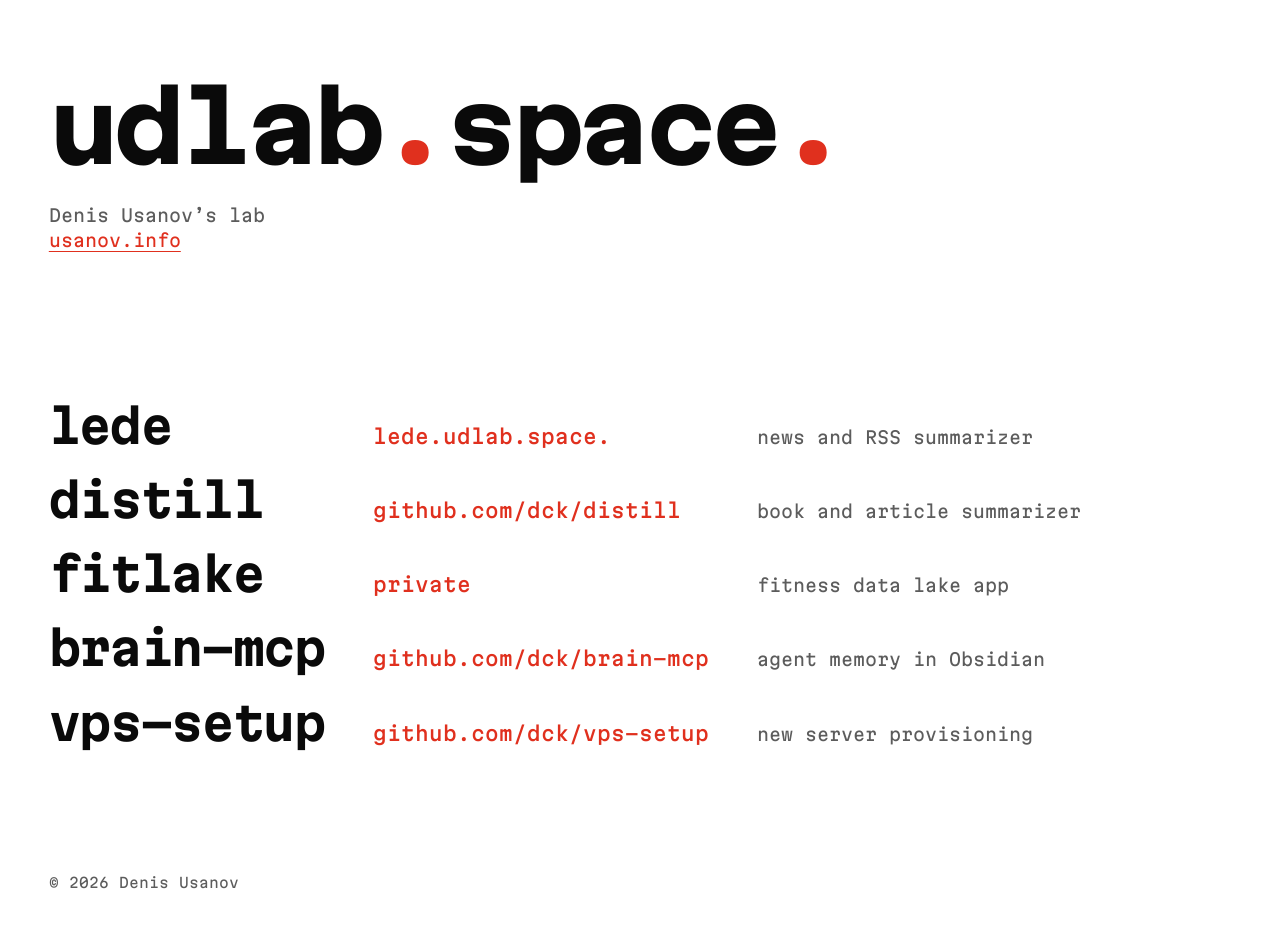
<file: index.html>
<!doctype html>
<html lang="en">
<head>
<meta charset="utf-8">
<meta name="viewport" content="width=device-width, initial-scale=1">
<title>udlab: Denis Usanov’s lab</title>
<meta name="description" content="Denis Usanov’s lab: small projects I build and use every day. lede, distill, fitlake, brain-mcp, vps-setup.">
<link rel="canonical" href="https://udlab.space/">
<meta property="og:type" content="website">
<meta property="og:site_name" content="udlab">
<meta property="og:title" content="udlab: Denis Usanov’s lab">
<meta property="og:description" content="Denis Usanov’s lab: small projects I build and use every day. lede, distill, fitlake, brain-mcp, vps-setup.">
<meta property="og:url" content="https://udlab.space/">
<meta name="color-scheme" content="light dark">
<meta name="theme-color" content="#ffffff" media="(prefers-color-scheme: light)">
<meta name="theme-color" content="#0a0a0a" media="(prefers-color-scheme: dark)">
<link rel="icon" href="data:image/svg+xml,%3Csvg xmlns='http://www.w3.org/2000/svg' viewBox='0 0 32 32'%3E%3Crect width='32' height='32' fill='%230a0a0a'/%3E%3Ccircle cx='22' cy='22' r='5' fill='%23e0301e'/%3E%3C/svg%3E">
<link rel="preconnect" href="https://fonts.googleapis.com">
<link rel="preconnect" href="https://fonts.gstatic.com" crossorigin>
<link rel="stylesheet" href="https://fonts.googleapis.com/css2?family=Martian+Mono:wdth,wght@75..112.5,400..800&display=swap">
<link rel="stylesheet" href="/style.css">
<script type="application/ld+json">{"@context": "https://schema.org", "@graph": [{"@type": "WebSite", "name": "udlab", "url": "https://udlab.space/", "author": {"@type": "Person", "@id": "https://usanov.info/#person", "name": "Denis Usanov", "url": "https://usanov.info"}}, {"@type": "ItemList", "itemListElement": [{"@type": "ListItem", "position": 1, "url": "https://udlab.space/lede/", "name": "lede"}, {"@type": "ListItem", "position": 2, "url": "https://udlab.space/distill/", "name": "distill"}, {"@type": "ListItem", "position": 3, "url": "https://udlab.space/fitlake/", "name": "fitlake"}, {"@type": "ListItem", "position": 4, "url": "https://udlab.space/brain-mcp/", "name": "brain-mcp"}, {"@type": "ListItem", "position": 5, "url": "https://udlab.space/vps-setup/", "name": "vps-setup"}]}]}</script>
</head>
<body>
<main class="zone">
  <header class="origin">
    <h1><span class="apex">udlab<span class="dot">.</span>space<span class="dot">.</span></span></h1>
    <p class="comment">Denis Usanov&rsquo;s lab</p>
    <p class="comment"><a href="https://usanov.info">usanov.info</a></p>
  </header>

  <h2 class="visually-hidden">Projects</h2>
  <ol class="records">
    <li class="record">
      <a href="/lede/">
        <span class="name">lede</span>
        <span class="host"><span class="host-text" style="--n: 17">lede.udlab.space.</span></span>
        <span class="comment">news and RSS summarizer</span>
      </a>
    </li>
    <li class="record">
      <a href="/distill/">
        <span class="name">distill</span>
        <span class="host"><span class="host-text" style="--n: 22">github.com/dck/distill</span></span>
        <span class="comment">book and article summarizer</span>
      </a>
    </li>
    <li class="record">
      <a href="/fitlake/">
        <span class="name">fitlake</span>
        <span class="host"><span class="host-text" style="--n: 7">private</span></span>
        <span class="comment">fitness data lake app</span>
      </a>
    </li>
    <li class="record">
      <a href="/brain-mcp/">
        <span class="name">brain-mcp</span>
        <span class="host"><span class="host-text" style="--n: 24">github.com/dck/brain-mcp</span></span>
        <span class="comment">agent memory in Obsidian</span>
      </a>
    </li>
    <li class="record">
      <a href="/vps-setup/">
        <span class="name">vps-setup</span>
        <span class="host"><span class="host-text" style="--n: 24">github.com/dck/vps-setup</span></span>
        <span class="comment">new server provisioning</span>
      </a>
    </li>
  </ol>

  <footer class="foot">
    <p class="comment">&copy; 2026 Denis Usanov</p>
  </footer>
</main>
</body>
</html>
</file>
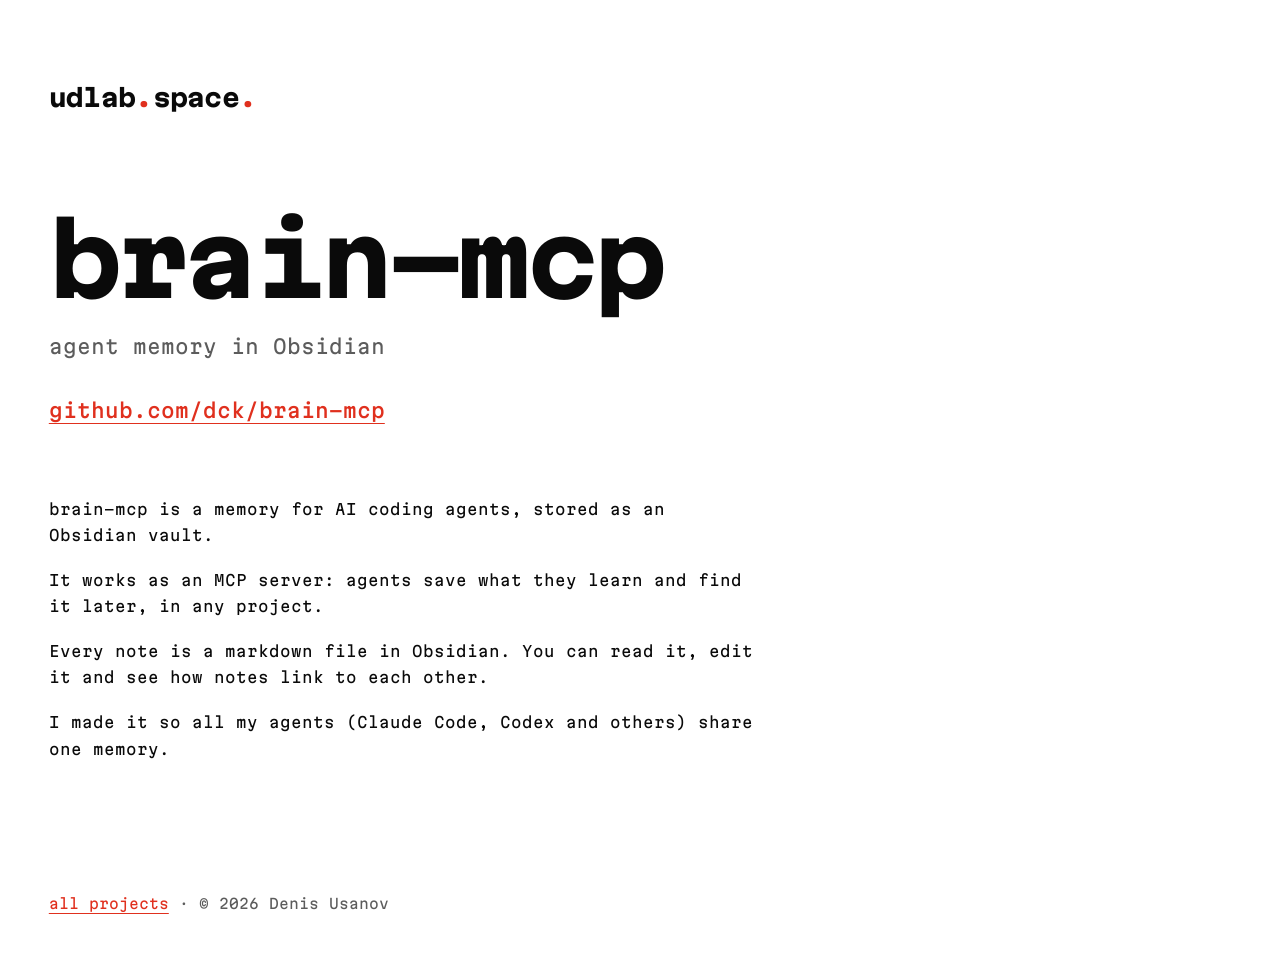
<file: brain-mcp/index.html>
<!doctype html>
<html lang="en">
<head>
<meta charset="utf-8">
<meta name="viewport" content="width=device-width, initial-scale=1">
<title>brain-mcp: agent memory in Obsidian · udlab</title>
<meta name="description" content="brain-mcp is a memory for AI coding agents, stored as an Obsidian vault. Agents save what they learn and find it later, and you can read and edit every note in Obsidian.">
<link rel="canonical" href="https://udlab.space/brain-mcp/">
<meta property="og:type" content="website">
<meta property="og:site_name" content="udlab">
<meta property="og:title" content="brain-mcp: agent memory in Obsidian · udlab">
<meta property="og:description" content="brain-mcp is a memory for AI coding agents, stored as an Obsidian vault. Agents save what they learn and find it later, and you can read and edit every note in Obsidian.">
<meta property="og:url" content="https://udlab.space/brain-mcp/">
<meta name="color-scheme" content="light dark">
<meta name="theme-color" content="#ffffff" media="(prefers-color-scheme: light)">
<meta name="theme-color" content="#0a0a0a" media="(prefers-color-scheme: dark)">
<link rel="icon" href="data:image/svg+xml,%3Csvg xmlns='http://www.w3.org/2000/svg' viewBox='0 0 32 32'%3E%3Crect width='32' height='32' fill='%230a0a0a'/%3E%3Ccircle cx='22' cy='22' r='5' fill='%23e0301e'/%3E%3C/svg%3E">
<link rel="preconnect" href="https://fonts.googleapis.com">
<link rel="preconnect" href="https://fonts.gstatic.com" crossorigin>
<link rel="stylesheet" href="https://fonts.googleapis.com/css2?family=Martian+Mono:wdth,wght@75..112.5,400..800&display=swap">
<link rel="stylesheet" href="/style.css">
<script type="application/ld+json">{"@context": "https://schema.org", "name": "brain-mcp", "description": "brain-mcp is a memory for AI coding agents, stored as an Obsidian vault. Agents save what they learn and find it later, and you can read and edit every note in Obsidian.", "author": {"@type": "Person", "@id": "https://usanov.info/#person", "name": "Denis Usanov", "url": "https://usanov.info"}, "@type": "SoftwareSourceCode", "codeRepository": "https://github.com/dck/brain-mcp", "programmingLanguage": "Rust"}</script>
</head>
<body>
<main class="zone">
  <a class="home" href="/">udlab<span class="dot">.</span>space<span class="dot">.</span></a>

  <article class="project">
    <h1>brain-mcp</h1>
    <p class="lead comment">agent memory in Obsidian</p>
    <a class="go" href="https://github.com/dck/brain-mcp">github.com/dck/brain-mcp</a>
    <div class="body">
    <div class="prose">
    <p>brain-mcp is a memory for AI coding agents, stored as an Obsidian vault.</p>
    <p>It works as an MCP server: agents save what they learn and find it later, in any project.</p>
    <p>Every note is a markdown file in Obsidian. You can read it, edit it and see how notes link to each other.</p>
    <p>I made it so all my agents (Claude Code, Codex and others) share one memory.</p>
    </div>
    </div>
  </article>

  <footer class="foot">
    <p class="comment"><a href="/">all projects</a> &middot; &copy; 2026 Denis Usanov</p>
  </footer>
</main>
</body>
</html>
</file>
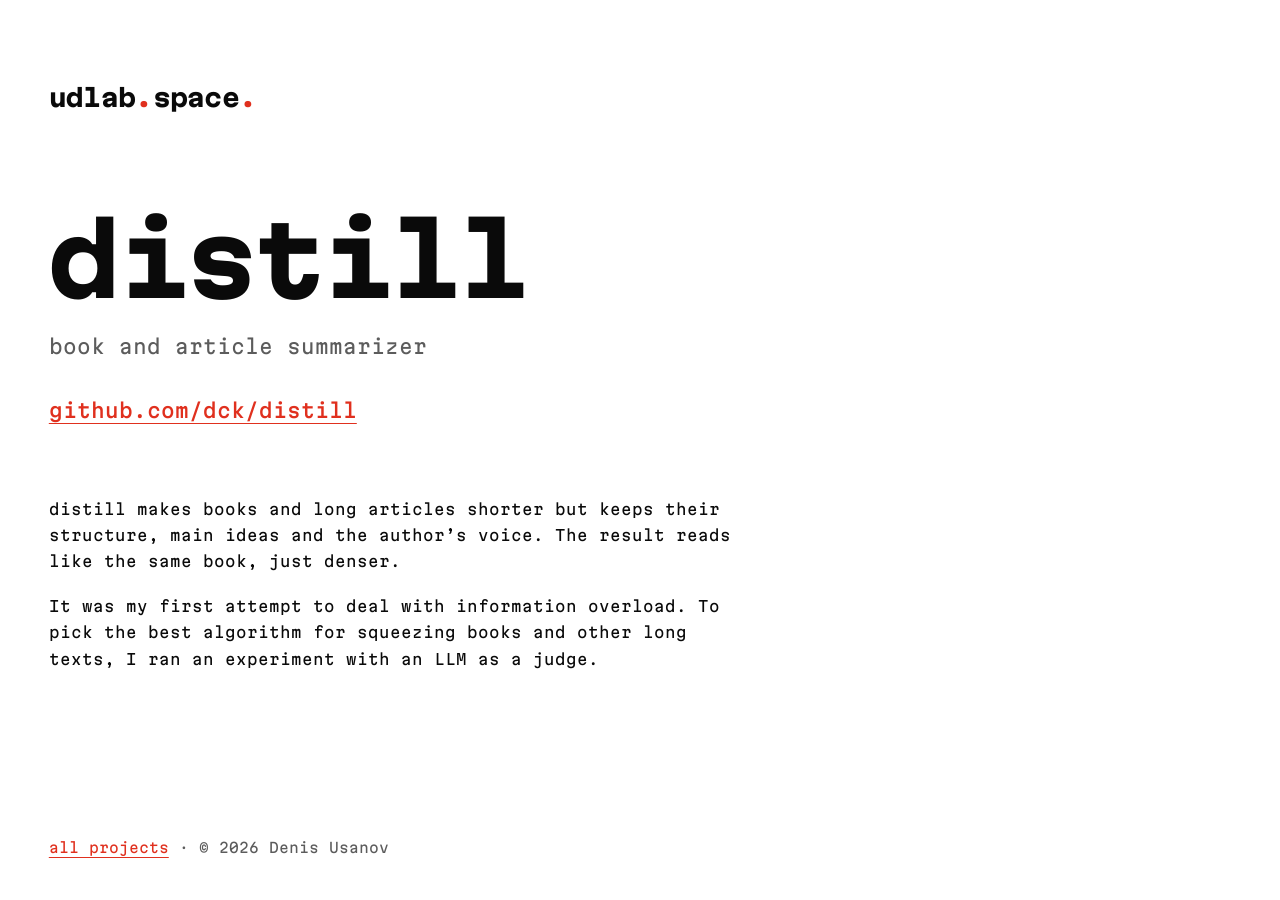
<file: distill/index.html>
<!doctype html>
<html lang="en">
<head>
<meta charset="utf-8">
<meta name="viewport" content="width=device-width, initial-scale=1">
<title>distill: book and article summarizer · udlab</title>
<meta name="description" content="distill makes books and long articles shorter but keeps their structure, main ideas and the author&#39;s voice.">
<link rel="canonical" href="https://udlab.space/distill/">
<meta property="og:type" content="website">
<meta property="og:site_name" content="udlab">
<meta property="og:title" content="distill: book and article summarizer · udlab">
<meta property="og:description" content="distill makes books and long articles shorter but keeps their structure, main ideas and the author&#39;s voice.">
<meta property="og:url" content="https://udlab.space/distill/">
<meta name="color-scheme" content="light dark">
<meta name="theme-color" content="#ffffff" media="(prefers-color-scheme: light)">
<meta name="theme-color" content="#0a0a0a" media="(prefers-color-scheme: dark)">
<link rel="icon" href="data:image/svg+xml,%3Csvg xmlns='http://www.w3.org/2000/svg' viewBox='0 0 32 32'%3E%3Crect width='32' height='32' fill='%230a0a0a'/%3E%3Ccircle cx='22' cy='22' r='5' fill='%23e0301e'/%3E%3C/svg%3E">
<link rel="preconnect" href="https://fonts.googleapis.com">
<link rel="preconnect" href="https://fonts.gstatic.com" crossorigin>
<link rel="stylesheet" href="https://fonts.googleapis.com/css2?family=Martian+Mono:wdth,wght@75..112.5,400..800&display=swap">
<link rel="stylesheet" href="/style.css">
<script type="application/ld+json">{"@context": "https://schema.org", "name": "distill", "description": "distill makes books and long articles shorter but keeps their structure, main ideas and the author's voice.", "author": {"@type": "Person", "@id": "https://usanov.info/#person", "name": "Denis Usanov", "url": "https://usanov.info"}, "@type": "SoftwareSourceCode", "codeRepository": "https://github.com/dck/distill", "programmingLanguage": "Rust"}</script>
</head>
<body>
<main class="zone">
  <a class="home" href="/">udlab<span class="dot">.</span>space<span class="dot">.</span></a>

  <article class="project">
    <h1>distill</h1>
    <p class="lead comment">book and article summarizer</p>
    <a class="go" href="https://github.com/dck/distill">github.com/dck/distill</a>
    <div class="body">
    <div class="prose">
    <p>distill makes books and long articles shorter but keeps their structure, main ideas and the author&rsquo;s voice. The result reads like the same book, just denser.</p>
    <p>It was my first attempt to deal with information overload. To pick the best algorithm for squeezing books and other long texts, I ran an experiment with an LLM as a judge.</p>
    </div>
    </div>
  </article>

  <footer class="foot">
    <p class="comment"><a href="/">all projects</a> &middot; &copy; 2026 Denis Usanov</p>
  </footer>
</main>
</body>
</html>
</file>
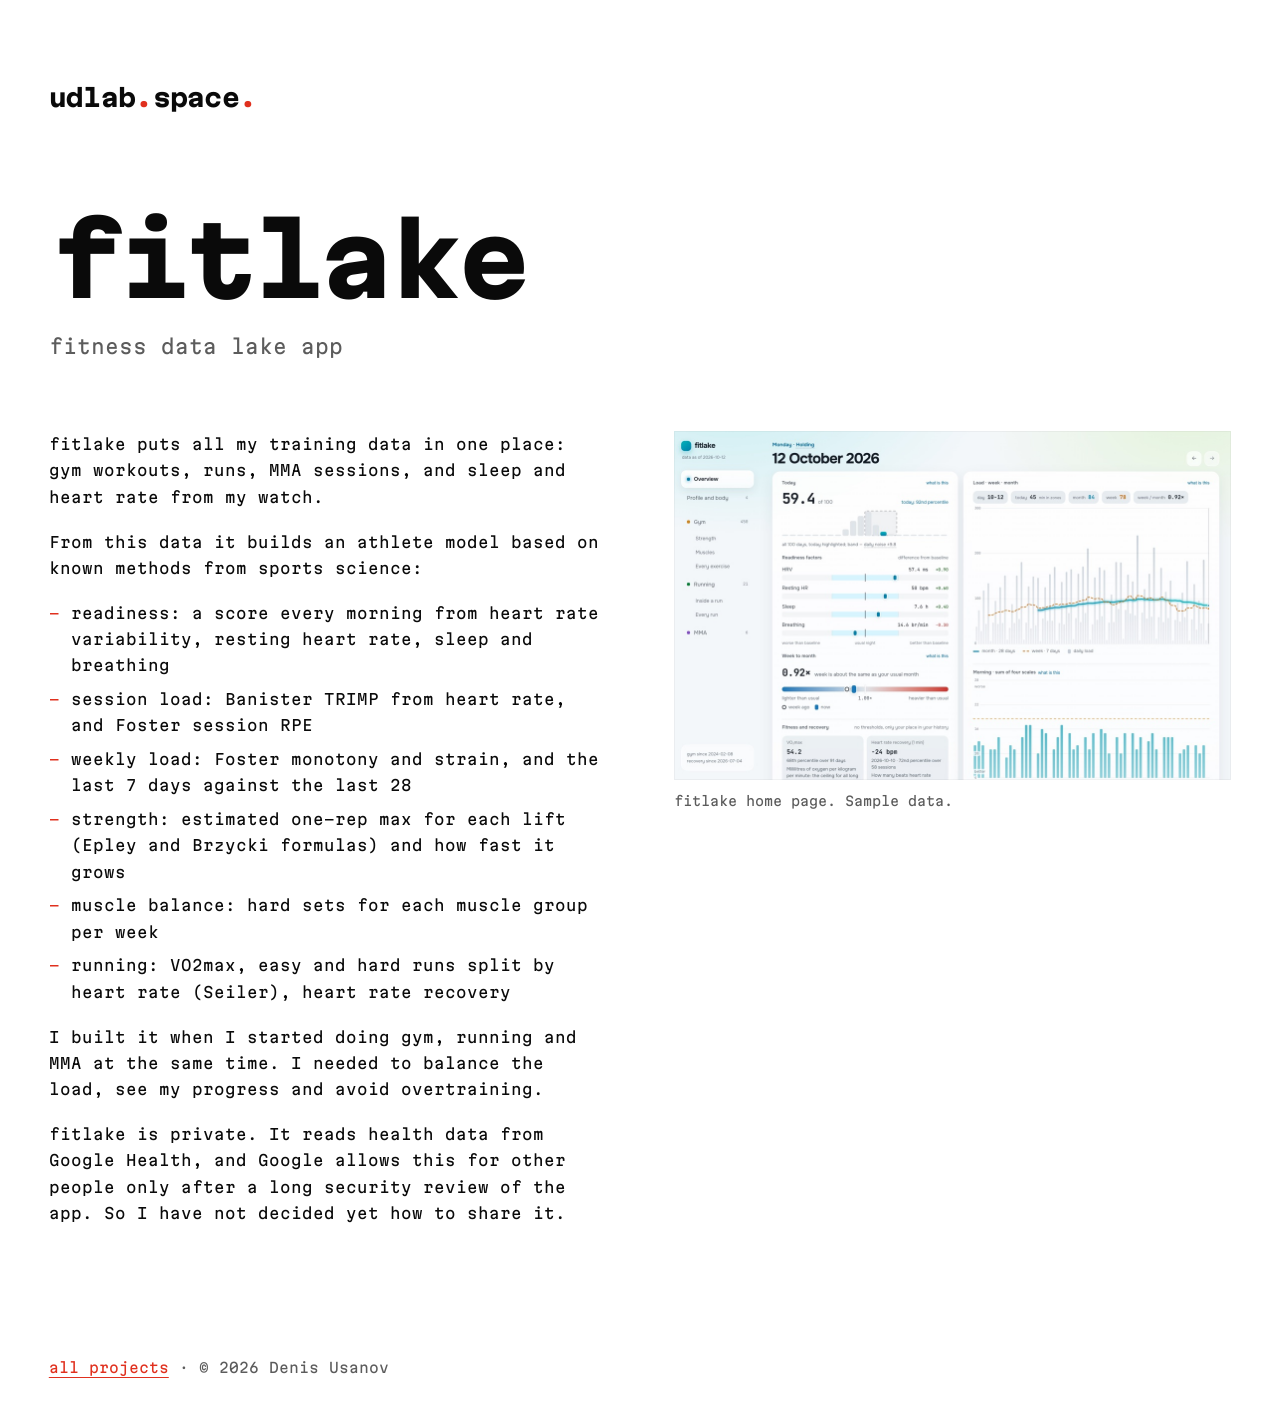
<file: fitlake/index.html>
<!doctype html>
<html lang="en">
<head>
<meta charset="utf-8">
<meta name="viewport" content="width=device-width, initial-scale=1">
<title>fitlake: fitness data lake app · udlab</title>
<meta name="description" content="fitlake puts gym, running, MMA, sleep and heart rate data in one place and builds an athlete model based on known methods from sports science.">
<link rel="canonical" href="https://udlab.space/fitlake/">
<meta property="og:type" content="website">
<meta property="og:site_name" content="udlab">
<meta property="og:title" content="fitlake: fitness data lake app · udlab">
<meta property="og:description" content="fitlake puts gym, running, MMA, sleep and heart rate data in one place and builds an athlete model based on known methods from sports science.">
<meta property="og:url" content="https://udlab.space/fitlake/">
<meta property="og:image" content="https://udlab.space/fitlake/home.jpg">
<meta name="color-scheme" content="light dark">
<meta name="theme-color" content="#ffffff" media="(prefers-color-scheme: light)">
<meta name="theme-color" content="#0a0a0a" media="(prefers-color-scheme: dark)">
<link rel="icon" href="data:image/svg+xml,%3Csvg xmlns='http://www.w3.org/2000/svg' viewBox='0 0 32 32'%3E%3Crect width='32' height='32' fill='%230a0a0a'/%3E%3Ccircle cx='22' cy='22' r='5' fill='%23e0301e'/%3E%3C/svg%3E">
<link rel="preconnect" href="https://fonts.googleapis.com">
<link rel="preconnect" href="https://fonts.gstatic.com" crossorigin>
<link rel="stylesheet" href="https://fonts.googleapis.com/css2?family=Martian+Mono:wdth,wght@75..112.5,400..800&display=swap">
<link rel="stylesheet" href="/style.css">
<script type="application/ld+json">{"@context": "https://schema.org", "name": "fitlake", "description": "fitlake puts gym, running, MMA, sleep and heart rate data in one place and builds an athlete model based on known methods from sports science.", "author": {"@type": "Person", "@id": "https://usanov.info/#person", "name": "Denis Usanov", "url": "https://usanov.info"}, "@type": "SoftwareApplication", "applicationCategory": "HealthApplication"}</script>
</head>
<body>
<main class="zone">
  <a class="home" href="/">udlab<span class="dot">.</span>space<span class="dot">.</span></a>

  <article class="project has-shots">
    <h1>fitlake</h1>
    <p class="lead comment">fitness data lake app</p>
    <div class="body">
    <div class="prose">
    <p>fitlake puts all my training data in one place: gym workouts, runs, MMA sessions, and sleep and heart rate from my watch.</p>
    <p>From this data it builds an athlete model based on known methods from sports science:</p>
    <ul>
      <li>readiness: a score every morning from heart rate variability, resting heart rate, sleep and breathing</li>
      <li>session load: Banister TRIMP from heart rate, and Foster session RPE</li>
      <li>weekly load: Foster monotony and strain, and the last 7 days against the last 28</li>
      <li>strength: estimated one-rep max for each lift (Epley and Brzycki formulas) and how fast it grows</li>
      <li>muscle balance: hard sets for each muscle group per week</li>
      <li>running: VO2max, easy and hard runs split by heart rate (Seiler), heart rate recovery</li>
    </ul>
    <p>I built it when I started doing gym, running and MMA at the same time. I needed to balance the load, see my progress and avoid overtraining.</p>
    <p>fitlake is private. It reads health data from Google Health, and Google allows this for other people only after a long security review of the app. So I have not decided yet how to share it.</p>
    </div>
    <section class="shots" aria-label="Screenshots">
    <figure>
      <img src="/fitlake/home.jpg" width="1120" height="700" alt="fitlake home page. Sample data." loading="lazy">
      <figcaption>fitlake home page. Sample data.</figcaption>
    </figure>
    </section>
    </div>
  </article>

  <footer class="foot">
    <p class="comment"><a href="/">all projects</a> &middot; &copy; 2026 Denis Usanov</p>
  </footer>
</main>
</body>
</html>
</file>
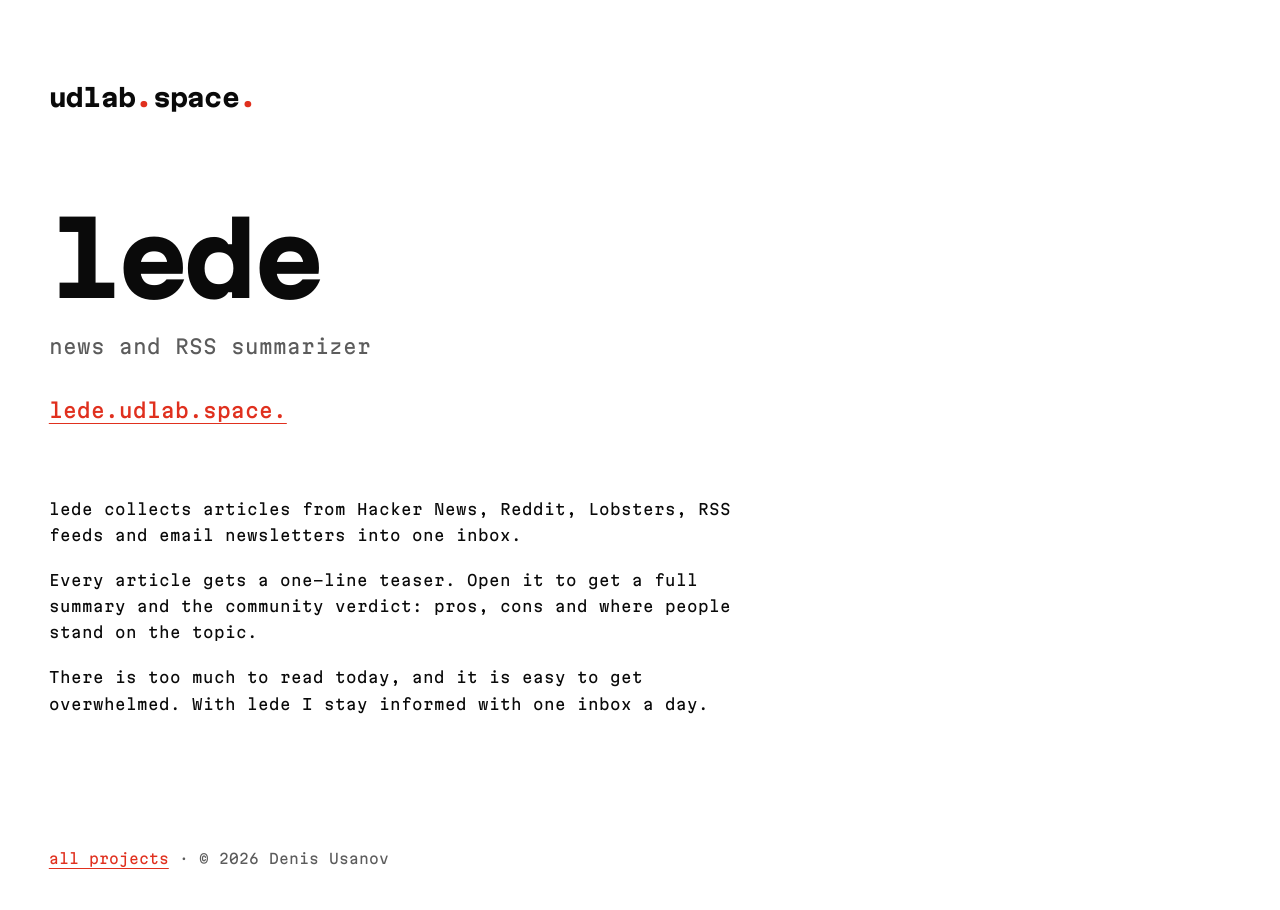
<file: lede/index.html>
<!doctype html>
<html lang="en">
<head>
<meta charset="utf-8">
<meta name="viewport" content="width=device-width, initial-scale=1">
<title>lede: news and RSS summarizer · udlab</title>
<meta name="description" content="lede collects articles from Hacker News, Reddit, Lobsters, RSS feeds and email newsletters into one inbox, with a short teaser, a full summary and the community verdict for each article.">
<link rel="canonical" href="https://udlab.space/lede/">
<meta property="og:type" content="website">
<meta property="og:site_name" content="udlab">
<meta property="og:title" content="lede: news and RSS summarizer · udlab">
<meta property="og:description" content="lede collects articles from Hacker News, Reddit, Lobsters, RSS feeds and email newsletters into one inbox, with a short teaser, a full summary and the community verdict for each article.">
<meta property="og:url" content="https://udlab.space/lede/">
<meta name="color-scheme" content="light dark">
<meta name="theme-color" content="#ffffff" media="(prefers-color-scheme: light)">
<meta name="theme-color" content="#0a0a0a" media="(prefers-color-scheme: dark)">
<link rel="icon" href="data:image/svg+xml,%3Csvg xmlns='http://www.w3.org/2000/svg' viewBox='0 0 32 32'%3E%3Crect width='32' height='32' fill='%230a0a0a'/%3E%3Ccircle cx='22' cy='22' r='5' fill='%23e0301e'/%3E%3C/svg%3E">
<link rel="preconnect" href="https://fonts.googleapis.com">
<link rel="preconnect" href="https://fonts.gstatic.com" crossorigin>
<link rel="stylesheet" href="https://fonts.googleapis.com/css2?family=Martian+Mono:wdth,wght@75..112.5,400..800&display=swap">
<link rel="stylesheet" href="/style.css">
<script type="application/ld+json">{"@context": "https://schema.org", "name": "lede", "description": "lede collects articles from Hacker News, Reddit, Lobsters, RSS feeds and email newsletters into one inbox, with a short teaser, a full summary and the community verdict for each article.", "author": {"@type": "Person", "@id": "https://usanov.info/#person", "name": "Denis Usanov", "url": "https://usanov.info"}, "@type": "WebApplication", "applicationCategory": "NewsApplication", "operatingSystem": "Web", "url": "https://lede.udlab.space"}</script>
</head>
<body>
<main class="zone">
  <a class="home" href="/">udlab<span class="dot">.</span>space<span class="dot">.</span></a>

  <article class="project">
    <h1>lede</h1>
    <p class="lead comment">news and RSS summarizer</p>
    <a class="go" href="https://lede.udlab.space">lede.udlab.space.</a>
    <div class="body">
    <div class="prose">
    <p>lede collects articles from Hacker News, Reddit, Lobsters, RSS feeds and email newsletters into one inbox.</p>
    <p>Every article gets a one-line teaser. Open it to get a full summary and the community verdict: pros, cons and where people stand on the topic.</p>
    <p>There is too much to read today, and it is easy to get overwhelmed. With lede I stay informed with one inbox a day.</p>
    </div>
    </div>
  </article>

  <footer class="foot">
    <p class="comment"><a href="/">all projects</a> &middot; &copy; 2026 Denis Usanov</p>
  </footer>
</main>
</body>
</html>
</file>
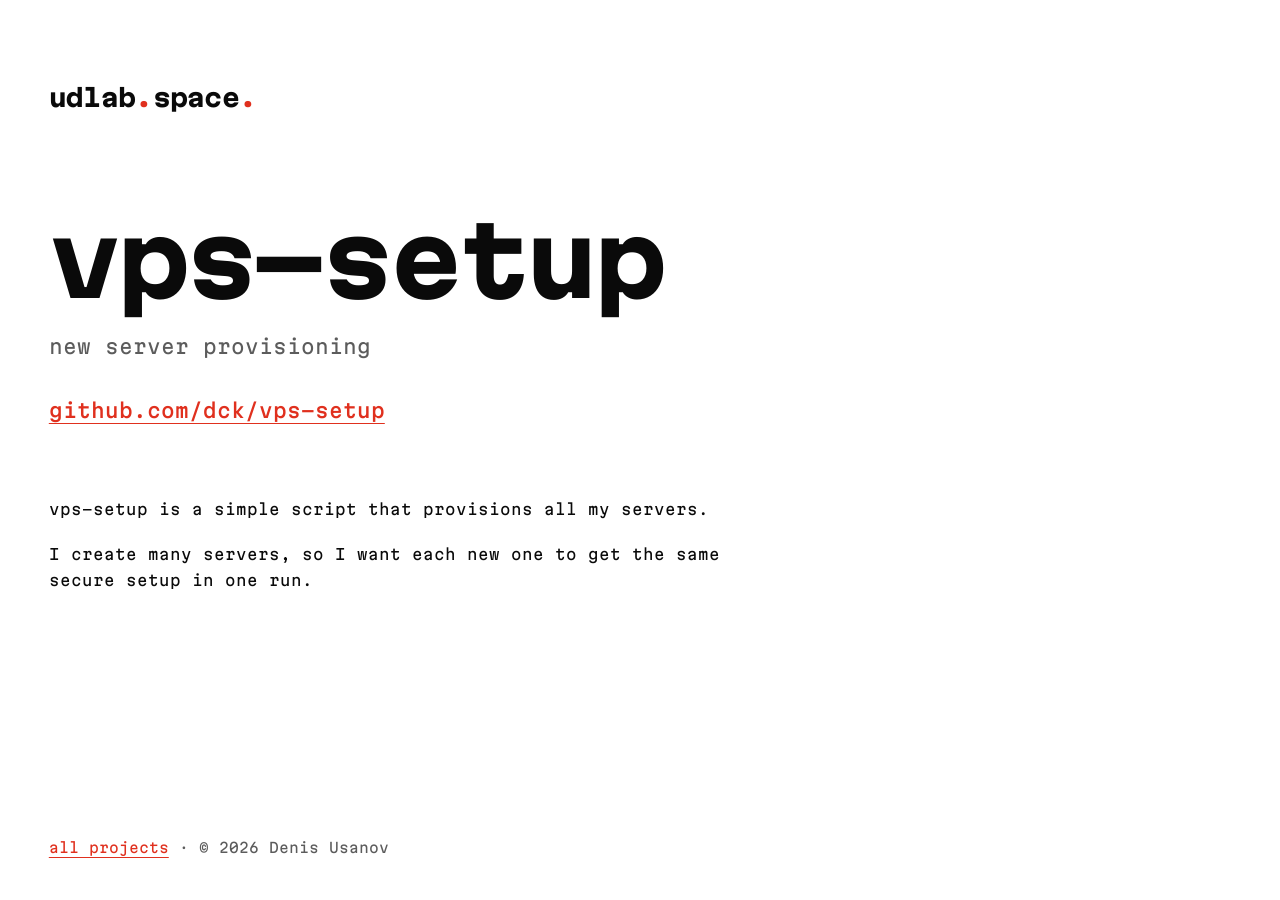
<file: vps-setup/index.html>
<!doctype html>
<html lang="en">
<head>
<meta charset="utf-8">
<meta name="viewport" content="width=device-width, initial-scale=1">
<title>vps-setup: new server provisioning · udlab</title>
<meta name="description" content="vps-setup is a simple script that provisions all my servers with the same secure setup in one run.">
<link rel="canonical" href="https://udlab.space/vps-setup/">
<meta property="og:type" content="website">
<meta property="og:site_name" content="udlab">
<meta property="og:title" content="vps-setup: new server provisioning · udlab">
<meta property="og:description" content="vps-setup is a simple script that provisions all my servers with the same secure setup in one run.">
<meta property="og:url" content="https://udlab.space/vps-setup/">
<meta name="color-scheme" content="light dark">
<meta name="theme-color" content="#ffffff" media="(prefers-color-scheme: light)">
<meta name="theme-color" content="#0a0a0a" media="(prefers-color-scheme: dark)">
<link rel="icon" href="data:image/svg+xml,%3Csvg xmlns='http://www.w3.org/2000/svg' viewBox='0 0 32 32'%3E%3Crect width='32' height='32' fill='%230a0a0a'/%3E%3Ccircle cx='22' cy='22' r='5' fill='%23e0301e'/%3E%3C/svg%3E">
<link rel="preconnect" href="https://fonts.googleapis.com">
<link rel="preconnect" href="https://fonts.gstatic.com" crossorigin>
<link rel="stylesheet" href="https://fonts.googleapis.com/css2?family=Martian+Mono:wdth,wght@75..112.5,400..800&display=swap">
<link rel="stylesheet" href="/style.css">
<script type="application/ld+json">{"@context": "https://schema.org", "name": "vps-setup", "description": "vps-setup is a simple script that provisions all my servers with the same secure setup in one run.", "author": {"@type": "Person", "@id": "https://usanov.info/#person", "name": "Denis Usanov", "url": "https://usanov.info"}, "@type": "SoftwareSourceCode", "codeRepository": "https://github.com/dck/vps-setup", "programmingLanguage": "Go"}</script>
</head>
<body>
<main class="zone">
  <a class="home" href="/">udlab<span class="dot">.</span>space<span class="dot">.</span></a>

  <article class="project">
    <h1>vps-setup</h1>
    <p class="lead comment">new server provisioning</p>
    <a class="go" href="https://github.com/dck/vps-setup">github.com/dck/vps-setup</a>
    <div class="body">
    <div class="prose">
    <p>vps-setup is a simple script that provisions all my servers.</p>
    <p>I create many servers, so I want each new one to get the same secure setup in one run.</p>
    </div>
    </div>
  </article>

  <footer class="foot">
    <p class="comment"><a href="/">all projects</a> &middot; &copy; 2026 Denis Usanov</p>
  </footer>
</main>
</body>
</html>
</file>
<file: style.css>
:root {
  --ground: #ffffff;
  --ink: #0a0a0a;
  --comment: #5c5c5c;
  --link: #e0301e;
  --tint: rgb(10 10 10 / 0.04);
  --gutter: clamp(1rem, 0.25rem + 3.5vw, 4rem);
  color-scheme: light;
}

@media (prefers-color-scheme: dark) {
  :root {
    --ground: #0a0a0a;
    --ink: #f2f2f2;
    --comment: #9a9a9a;
    --link: #ff5040;
    --tint: rgb(255 255 255 / 0.06);
    color-scheme: dark;
  }
}

*, *::before, *::after { box-sizing: border-box; }

html {
  background: var(--ground);
  color: var(--ink);
  font-family: "Martian Mono", ui-monospace, "SF Mono", Menlo, monospace;
  font-variation-settings: "wdth" 100;
  font-weight: 400;
  line-height: 1.5;
  -webkit-text-size-adjust: 100%;
  scrollbar-color: var(--comment) var(--ground);
}

body {
  margin: 0;
  min-height: 100vh;
  min-height: 100dvh;
  background: var(--ground);
  display: flex;
  flex-direction: column;
}

::selection { background: var(--link); color: #ffffff; }

a {
  color: var(--link);
  text-decoration-thickness: 1px;
  text-underline-offset: 0.25em;
}

a:hover { text-decoration-thickness: 2px; }

a:focus-visible {
  outline: 2px solid var(--link);
  outline-offset: 4px;
}

.zone {
  flex: 1;
  display: flex;
  flex-direction: column;
  width: 100%;
  max-width: 82rem;
  padding: clamp(2rem, 1rem + 5vw, 6rem) var(--gutter) clamp(1.5rem, 1rem + 2vw, 3rem);
}

.comment { color: var(--comment); }

.origin h1 {
  margin: 0;
  display: flex;
  flex-wrap: wrap;
  align-items: baseline;
  column-gap: 1.25rem;
}

.apex {
  font-size: clamp(2.5rem, 0.9rem + 6.2vw, 6rem);
  line-height: 1;
  font-weight: 800;
  font-variation-settings: "wdth" 112.5;
  letter-spacing: -0.04em;
}

.apex .dot { color: var(--link); }

.origin p {
  margin: 0;
  font-size: clamp(0.9375rem, 0.875rem + 0.25vw, 1.125rem);
}

.origin h1 + p { margin-top: clamp(1.25rem, 1rem + 1vw, 2rem); }

.records {
  list-style: none;
  margin: clamp(4rem, 2rem + 8vw, 9rem) 0 0;
  padding: 0;
  display: grid;
  width: fit-content;
  max-width: 100%;
  grid-template-columns: max-content max-content minmax(0, 1fr);
  column-gap: clamp(1.5rem, 1rem + 2.5vw, 3.5rem);
}

.record {
  grid-column: 1 / -1;
  display: grid;
  grid-template-columns: subgrid;
}

.record a {
  grid-column: 1 / -1;
  display: grid;
  grid-template-columns: subgrid;
  align-items: baseline;
  padding: 0.75rem 0;
  color: var(--ink);
  text-decoration: none;
  position: relative;
  isolation: isolate;
}

.record a::before {
  content: "";
  position: absolute;
  inset: 0 calc(var(--gutter) * -0.5);
  z-index: -1;
  background: var(--tint);
  opacity: 0;
  transition: opacity 160ms cubic-bezier(0.16, 1, 0.3, 1);
}

.record a:hover::before,
.record a:focus-visible::before { opacity: 1; }

.record a:focus-visible {
  outline: 2px solid var(--link);
  outline-offset: 0;
}

.name {
  font-size: clamp(1.75rem, 1.25rem + 2vw, 3rem);
  line-height: 1.1;
  font-weight: 700;
  letter-spacing: -0.03em;
}

.host {
  font-size: clamp(1rem, 0.9rem + 0.4vw, 1.25rem);
  font-weight: 500;
  color: var(--link);
}

.host-text {
  display: inline-block;
  text-decoration: underline;
  text-decoration-color: transparent;
  text-decoration-thickness: 1px;
  text-underline-offset: 0.3em;
  animation: resolve 520ms steps(var(--n, 17), end) 240ms backwards;
}

.record a:hover .host-text,
.record a:focus-visible .host-text { text-decoration-thickness: 3px; text-decoration-color: currentColor; }

@keyframes resolve {
  from { clip-path: inset(0 100% 0 0); }
  to { clip-path: inset(0 0 0 0); }
}

.record .comment {
  font-size: clamp(0.9375rem, 0.875rem + 0.25vw, 1.125rem);
}

.foot {
  margin-top: auto;
  padding-top: clamp(4rem, 3rem + 5vw, 8rem);
}

.foot p {
  margin: 0;
  font-size: 0.875rem;
}

.visually-hidden {
  position: absolute;
  width: 1px;
  height: 1px;
  overflow: hidden;
  clip-path: inset(50%);
  white-space: nowrap;
}

@media (max-width: 44rem) {
  .apex {
    font-size: clamp(2.25rem, 0.5rem + 8vw, 3.5rem);
    font-variation-settings: "wdth" 100;
  }
  .records { display: block; width: auto; }
  .record a {
    display: flex;
    flex-direction: column;
    gap: 0.35rem;
    padding: 1rem 0;
  }
  .record a::before { inset: 0 calc(var(--gutter) * -1); }
}

@media (prefers-reduced-motion: reduce) {
  .host-text { animation: none; }
  .record a::before { transition: none; }
}

.home {
  font-size: clamp(1.125rem, 1rem + 0.6vw, 1.5rem);
  font-weight: 800;
  font-variation-settings: "wdth" 112.5;
  letter-spacing: -0.03em;
  color: var(--ink);
  text-decoration: none;
}

.home .dot { color: var(--link); }

.home:hover { text-decoration: underline; text-decoration-thickness: 2px; }

.project {
  margin-top: clamp(3rem, 2rem + 5vw, 7rem);
  max-width: 64ch;
}

.project h1 {
  margin: 0;
  font-size: clamp(3rem, 1.5rem + 6vw, 6rem);
  line-height: 1;
  font-weight: 800;
  font-variation-settings: "wdth" 112.5;
  letter-spacing: -0.04em;
}

.project .lead {
  margin: clamp(1rem, 0.75rem + 1vw, 1.5rem) 0 0;
  font-size: clamp(1rem, 0.9rem + 0.4vw, 1.25rem);
}

.project .go {
  display: inline-block;
  margin-top: clamp(1.5rem, 1rem + 1.5vw, 2.5rem);
  font-size: clamp(1rem, 0.9rem + 0.4vw, 1.25rem);
  font-weight: 500;
}

.project .go:hover { text-decoration-thickness: 3px; }

.prose {
  margin-top: clamp(2.5rem, 2rem + 3vw, 4.5rem);
  font-size: 0.9375rem;
  line-height: 1.75;
}

.prose p { margin: 0 0 1.25em; }

.prose ul {
  margin: 0 0 1.25em;
  padding: 0;
  list-style: none;
}

.prose li {
  padding-left: 2ch;
  text-indent: -2ch;
  margin-bottom: 0.5em;
}

.prose li::before {
  content: "- ";
  color: var(--link);
}


.project.has-shots { max-width: none; }

.project .body { display: grid; }

.shots {
  display: grid;
  gap: clamp(2rem, 1.5rem + 2vw, 3.5rem);
  margin-top: clamp(1rem, 0.5rem + 2vw, 2rem);
}

@media (min-width: 64rem) {
  .project.has-shots .body {
    grid-template-columns: minmax(0, 64ch) minmax(0, 560px);
    column-gap: clamp(2.5rem, 1rem + 4vw, 5rem);
    align-items: start;
  }

  .project.has-shots .shots {
    margin-top: clamp(2.5rem, 2rem + 3vw, 4.5rem);
  }
}

.shots figure { margin: 0; }

.shots img {
  display: block;
  width: 100%;
  height: auto;
  outline: 1px solid var(--tint);
  outline-offset: -1px;
}

.shots figcaption {
  margin-top: 0.75rem;
  font-size: 0.8125rem;
  color: var(--comment);
}
</file>
